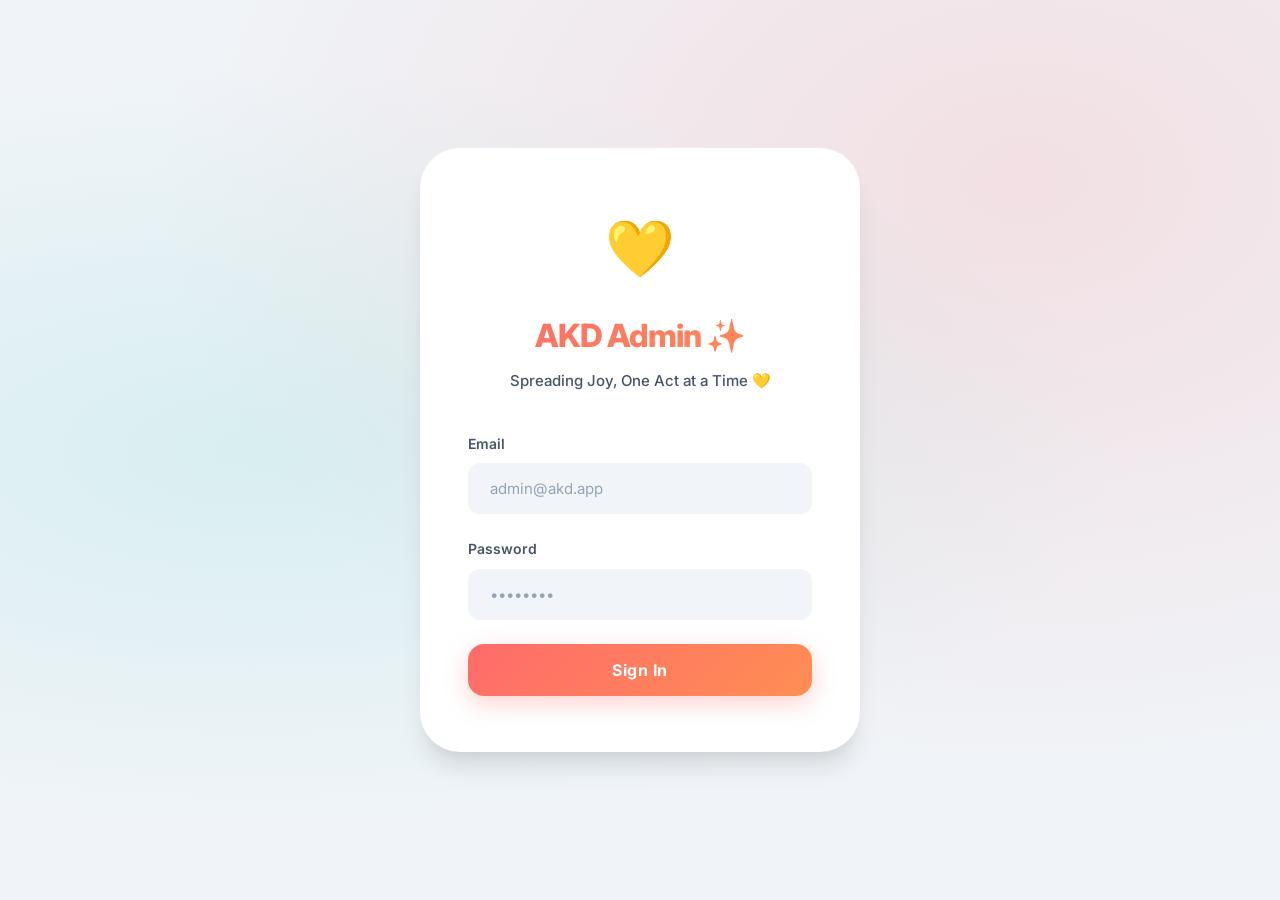
<file: admin/index.html>
<!DOCTYPE html>
<html lang="en">

<head>
    <meta charset="UTF-8">
    <meta name="viewport" content="width=device-width, initial-scale=1.0">
    <title>AKD Admin Panel — Acts of Kindness Daily</title>
    <meta name="description"
        content="Admin panel for the AKD kindness app — manage quests, moderate proofs, view analytics.">
    <link href="https://fonts.googleapis.com/css2?family=Inter:wght@300;400;500;600;700&display=swap" rel="stylesheet">
    <link rel="stylesheet" href="styles.css?v=2">
</head>

<body>
    <!-- Login Screen -->
    <div id="login-screen" class="screen active">
        <div class="login-container">
            <div class="login-logo">
                <div class="logo-icon">💛</div>
                <h1>AKD Admin ✨</h1>
                <p class="subtitle">Spreading Joy, One Act at a Time 💛</p>
            </div>
            <form id="login-form" class="login-form">
                <div class="form-group">
                    <label for="login-email">Email</label>
                    <input type="email" id="login-email" placeholder="admin@akd.app" required>
                </div>
                <div class="form-group">
                    <label for="login-password">Password</label>
                    <input type="password" id="login-password" placeholder="••••••••" required>
                </div>
                <button type="submit" class="btn btn-primary btn-full" id="login-btn">Sign In</button>
                <p id="login-error" class="error-text" style="display:none;"></p>
            </form>
        </div>
    </div>

    <!-- Main App Shell -->
    <div id="app-shell" class="screen" style="display:none;">
        <!-- Sidebar -->
        <aside class="sidebar" id="sidebar">
            <div class="sidebar-header">
                <div class="logo-icon small">💛</div>
                <span class="sidebar-title">AKD Admin 🌟</span>
            </div>
            <nav class="sidebar-nav">
                <a href="#" class="nav-item active" data-page="dashboard" id="nav-dashboard">
                    <span class="nav-icon">📊</span>
                    <span class="nav-label">Dashboard</span>
                </a>
                <a href="#" class="nav-item" data-page="quests" id="nav-quests">
                    <span class="nav-icon">⭐</span>
                    <span class="nav-label">Quests</span>
                </a>
                <a href="#" class="nav-item" data-page="challenges" id="nav-challenges">
                    <span class="nav-icon">🛡️</span>
                    <span class="nav-label">Challenges</span>
                </a>
                <a href="#" class="nav-item" data-page="moderation" id="nav-moderation">
                    <span class="nav-icon">🔍</span>
                    <span class="nav-label">Moderation</span>
                    <span class="nav-badge" id="pending-badge" style="display:none;">0</span>
                </a>
                <a href="#" class="nav-item" data-page="users" id="nav-users">
                    <span class="nav-icon">👥</span>
                    <span class="nav-label">Users</span>
                </a>
                <a href="#" class="nav-item" data-page="audit" id="nav-audit">
                    <span class="nav-icon">📜</span>
                    <span class="nav-label">Audit Log</span>
                </a>
            </nav>
            <div class="sidebar-footer">
                <div class="admin-info" id="admin-info">
                    <div class="admin-avatar">👤</div>
                    <span class="admin-name" id="admin-name">Admin</span>
                </div>
                <button class="btn btn-ghost btn-sm" id="logout-btn">Logout</button>
            </div>
        </aside>

        <!-- Main Content -->
        <main class="main-content" id="main-content">
            <!-- Dashboard Page -->
            <div class="page active" id="page-dashboard">
                <div class="page-header">
                    <h2>Dashboard</h2>
                    <p class="page-subtitle">Welcome back, Kindness Ambassador! Let's spread some joy today. 🎈</p>
                </div>
                <div class="stats-grid" id="stats-grid">
                    <div class="stat-card gradient-1">
                        <div class="stat-icon">👥</div>
                        <div class="stat-info">
                            <span class="stat-value" id="stat-users">—</span>
                            <span class="stat-label">Total Users</span>
                        </div>
                    </div>
                    <div class="stat-card gradient-2">
                        <div class="stat-icon">⭐</div>
                        <div class="stat-info">
                            <span class="stat-value" id="stat-quests">—</span>
                            <span class="stat-label">Quests Completed</span>
                        </div>
                    </div>
                    <div class="stat-card gradient-3">
                        <div class="stat-icon">🏆</div>
                        <div class="stat-info">
                            <span class="stat-value" id="stat-challenges">—</span>
                            <span class="stat-label">Challenges Done</span>
                        </div>
                    </div>
                    <div class="stat-card gradient-4">
                        <div class="stat-icon">🔍</div>
                        <div class="stat-info">
                            <span class="stat-value" id="stat-pending">—</span>
                            <span class="stat-label">Pending Proofs</span>
                        </div>
                    </div>
                    <div class="stat-card gradient-5">
                        <div class="stat-icon">💎</div>
                        <div class="stat-info">
                            <span class="stat-value" id="stat-points">—</span>
                            <span class="stat-label">Points Earned</span>
                        </div>
                    </div>
                    <div class="stat-card gradient-6">
                        <div class="stat-icon">💠</div>
                        <div class="stat-info">
                            <span class="stat-value" id="stat-gems">—</span>
                            <span class="stat-label">Gems Earned</span>
                        </div>
                    </div>
                </div>
            </div>

            <!-- Quests Page -->
            <div class="page" id="page-quests" style="display:none;">
                <div class="page-header">
                    <h2>Quest Management 🗺️</h2>
                    <button class="btn btn-primary" id="add-quest-btn">+ New Quest</button>
                </div>
                <div class="table-container">
                    <table class="data-table" id="quests-table">
                        <thead>
                            <tr>
                                <th>Title</th>
                                <th>Category</th>
                                <th>Difficulty</th>
                                <th>Reward</th>
                                <th>Active</th>
                                <th>Actions</th>
                            </tr>
                        </thead>
                        <tbody id="quests-tbody"></tbody>
                    </table>
                </div>
            </div>

            <!-- Challenges Page -->
            <div class="page" id="page-challenges" style="display:none;">
                <div class="page-header">
                    <h2>Hard Challenges 🔥</h2>
                    <button class="btn btn-primary" id="add-challenge-btn">+ New Hard Challenge</button>
                </div>
                <div class="table-container">
                    <table class="data-table" id="challenges-table">
                        <thead>
                            <tr>
                                <th>Title</th>
                                <th>Category</th>
                                <th>Difficulty</th>
                                <th>Reward</th>
                                <th>Active</th>
                                <th>Actions</th>
                            </tr>
                        </thead>
                        <tbody id="challenges-tbody"></tbody>
                    </table>
                </div>
            </div>

            <!-- Moderation Page -->
            <div class="page" id="page-moderation" style="display:none;">
                <div class="page-header">
                    <h2>Moderation Queue 🕵️</h2>
                    <p class="page-subtitle">Review kindness proofs and make someone's day! 📸</p>
                </div>
                <div class="moderation-grid" id="moderation-grid">
                    <p class="empty-state">Loading proofs...</p>
                </div>
            </div>

            <!-- Users Page -->
            <div class="page" id="page-users" style="display:none;">
                <div class="page-header">
                    <h2>User Management 🌍</h2>
                    <div class="search-bar">
                        <input type="text" id="user-search" placeholder="Search users...">
                    </div>
                </div>
                <div class="table-container">
                    <table class="data-table" id="users-table">
                        <thead>
                            <tr>
                                <th>Name</th>
                                <th>Email</th>
                                <th>Points</th>
                                <th>Gems</th>
                                <th>Status</th>
                                <th>Joined</th>
                                <th>Actions</th>
                            </tr>
                        </thead>
                        <tbody id="users-tbody"></tbody>
                    </table>
                </div>
                <div class="pagination" id="users-pagination"></div>
            </div>

            <!-- Audit Log Page -->
            <div class="page" id="page-audit" style="display:none;">
                <div class="page-header">
                    <h2>Audit Log</h2>
                    <p class="page-subtitle">Record of all admin actions</p>
                </div>
                <div class="table-container">
                    <table class="data-table" id="audit-table">
                        <thead>
                            <tr>
                                <th>Time</th>
                                <th>Actor</th>
                                <th>Action</th>
                                <th>Target</th>
                                <th>Details</th>
                            </tr>
                        </thead>
                        <tbody id="audit-tbody"></tbody>
                    </table>
                </div>
            </div>
        </main>
    </div>

    <!-- Quest Modal -->
    <div class="modal-overlay" id="quest-modal" style="display:none;">
        <div class="modal">
            <div class="modal-header">
                <h3 id="quest-modal-title">New Quest</h3>
                <button class="modal-close" id="quest-modal-close">&times;</button>
            </div>
            <form id="quest-form" class="modal-body">
                <input type="hidden" id="quest-edit-id">
                <div class="form-group">
                    <label for="quest-title">Title</label>
                    <input type="text" id="quest-title" required placeholder="e.g. Help a Neighbor">
                </div>
                <div class="form-group">
                    <label for="quest-description">Description</label>
                    <textarea id="quest-description" rows="3" required
                        placeholder="Describe the act of kindness..."></textarea>
                </div>
                <div class="form-row">
                    <div class="form-group">
                        <label for="quest-category">Category</label>
                        <select id="quest-category">
                            <option value="community">Community</option>
                            <option value="environment">Environment</option>
                            <option value="self-care">Self-Care</option>
                        </select>
                    </div>
                    <div class="form-group">
                        <label for="quest-difficulty">Difficulty</label>
                        <select id="quest-difficulty">
                            <option value="easy">Easy</option>
                            <option value="medium">Medium</option>
                        </select>
                    </div>
                    <div class="form-group">
                        <label for="quest-reward">Reward Points</label>
                        <input type="number" id="quest-reward" value="10" min="1" max="100">
                    </div>
                </div>
                <div class="modal-actions">
                    <button type="button" class="btn btn-ghost" id="quest-cancel-btn">Cancel</button>
                    <button type="submit" class="btn btn-primary" id="quest-save-btn">Save Quest</button>
                </div>
            </form>
        </div>
    </div>

    <!-- Challenge Modal (Hard Quests) -->
    <div class="modal-overlay" id="challenge-modal" style="display:none;">
        <div class="modal">
            <div class="modal-header">
                <h3 id="challenge-modal-title">New Hard Challenge</h3>
                <button class="modal-close" id="challenge-modal-close">&times;</button>
            </div>
            <form id="challenge-form" class="modal-body">
                <input type="hidden" id="challenge-edit-id">
                <div class="form-group">
                    <label for="challenge-title">Title</label>
                    <input type="text" id="challenge-title" required placeholder="e.g. Clean up a park">
                </div>
                <div class="form-group">
                    <label for="challenge-description">Description</label>
                    <textarea id="challenge-description" rows="3" required
                        placeholder="Describe this hard challenge..."></textarea>
                </div>
                <div class="form-row">
                    <div class="form-group">
                        <label for="challenge-category">Category</label>
                        <select id="challenge-category">
                            <option value="community">Community</option>
                            <option value="environment">Environment</option>
                            <option value="self-care">Self-Care</option>
                        </select>
                    </div>
                    <!-- Difficulty is hidden and forced to "hard" for challenges -->
                    <input type="hidden" id="challenge-difficulty" value="hard">

                    <div class="form-group">
                        <label for="challenge-reward">Reward Gems</label>
                        <input type="number" id="challenge-reward" value="5" min="1" max="1000">
                    </div>
                </div>
                <div class="modal-actions">
                    <button type="button" class="btn btn-ghost" id="challenge-cancel-btn">Cancel</button>
                    <button type="submit" class="btn btn-primary" id="challenge-save-btn">Save Challenge</button>
                </div>
            </form>
        </div>
    </div>

    <!-- Balance Modal -->
    <div class="modal-overlay" id="balance-modal" style="display:none;">
        <div class="modal">
            <div class="modal-header">
                <h3>Modify Balances</h3>
                <button class="modal-close"
                    onclick="document.getElementById('balance-modal').style.display='none'">&times;</button>
            </div>
            <form id="balance-form" class="modal-body">
                <input type="hidden" id="balance-user-id">
                <div class="form-group">
                    <label for="balance-points-delta">Add/Remove Points (+/-)</label>
                    <input type="number" id="balance-points-delta" value="0" required>
                </div>
                <div class="form-group">
                    <label for="balance-gems-delta">Add/Remove Gems (+/-)</label>
                    <input type="number" id="balance-gems-delta" value="0" required>
                </div>
                <div class="modal-actions">
                    <button type="button" class="btn btn-ghost"
                        onclick="document.getElementById('balance-modal').style.display='none'">Cancel</button>
                    <button type="submit" class="btn btn-primary">Save Balances</button>
                </div>
            </form>
        </div>
    </div>

    <script src="app.js"></script>
</body>

</html>
</file>
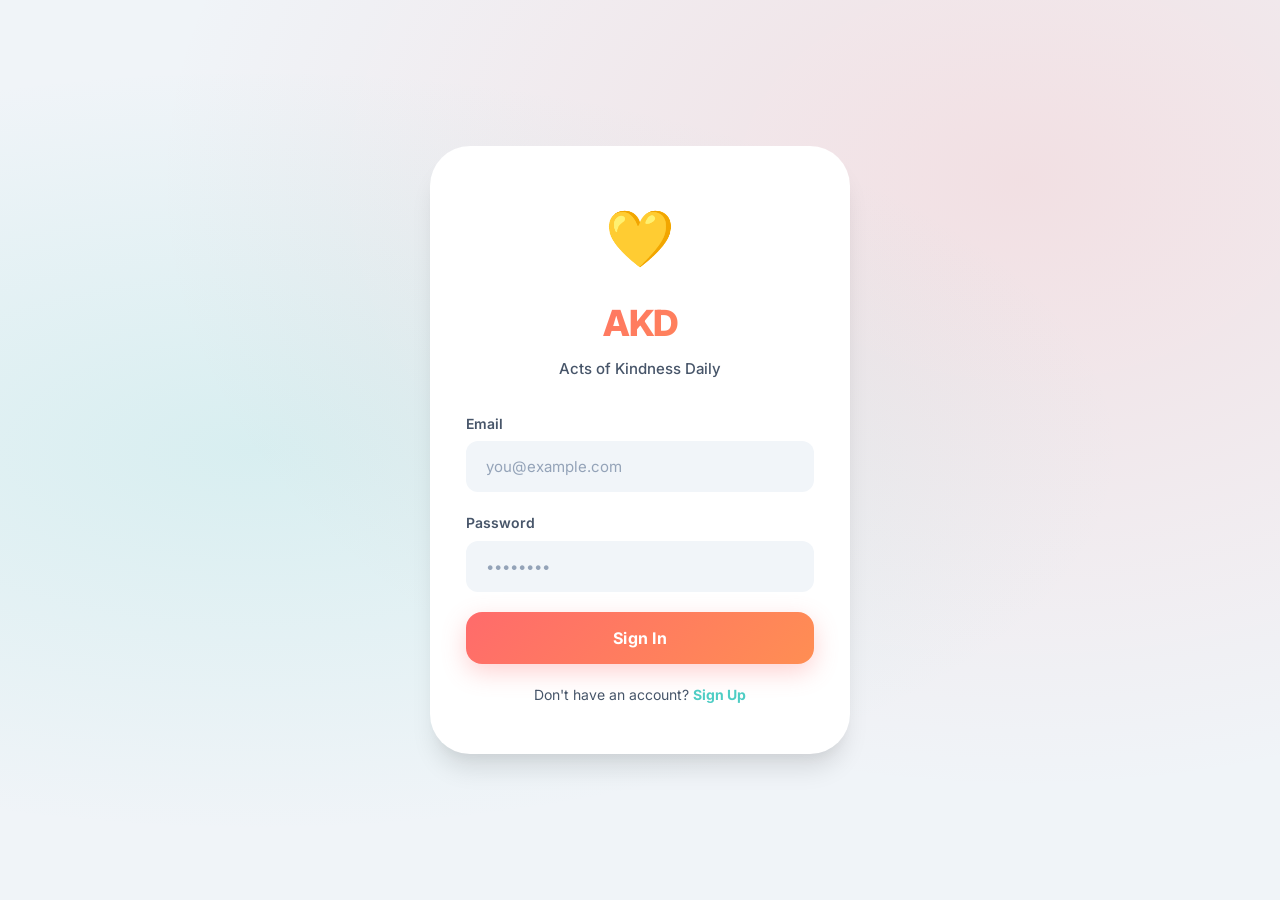
<file: frontend/index.html>
<!DOCTYPE html>
<html lang="en">

<head>
    <meta charset="UTF-8">
    <meta name="viewport" content="width=device-width, initial-scale=1.0">
    <title>AKD — Acts of Kindness Daily</title>
    <meta name="description" content="Spread kindness every day — complete quests, challenge friends, earn rewards!">
    <link href="https://fonts.googleapis.com/css2?family=Inter:wght@300;400;500;600;700;800&display=swap"
        rel="stylesheet">
    <link rel="stylesheet" href="styles.css">
</head>

<body>

    <!-- ══════ Auth Screen ══════ -->
    <div id="auth-screen" class="screen active">
        <div class="auth-container">
            <div class="auth-logo">
                <div class="logo-icon">💛</div>
                <h1>AKD</h1>
                <p class="subtitle">Acts of Kindness Daily</p>
            </div>

            <!-- Login Form -->
            <form id="login-form" class="auth-form">
                <div class="form-group">
                    <label for="login-email">Email</label>
                    <input type="email" id="login-email" placeholder="you@example.com" required>
                </div>
                <div class="form-group">
                    <label for="login-password">Password</label>
                    <input type="password" id="login-password" placeholder="••••••••" required>
                </div>
                <button type="submit" class="btn btn-primary btn-full" id="login-btn">Sign In</button>
                <p id="login-error" class="error-text" style="display:none;"></p>
                <p class="auth-switch">Don't have an account? <a href="#" id="show-signup">Sign Up</a></p>
            </form>

            <!-- Signup Form -->
            <form id="signup-form" class="auth-form" style="display:none;">
                <div class="form-group">
                    <label for="signup-name">Display Name</label>
                    <input type="text" id="signup-name" placeholder="Your name" required>
                </div>
                <div class="form-group">
                    <label for="signup-email">Email</label>
                    <input type="email" id="signup-email" placeholder="you@example.com" required>
                </div>
                <div class="form-group">
                    <label for="signup-password">Password</label>
                    <input type="password" id="signup-password" placeholder="••••••••" minlength="6" required>
                </div>
                <button type="submit" class="btn btn-primary btn-full" id="signup-btn">Create Account</button>
                <p id="signup-error" class="error-text" style="display:none;"></p>
                <p class="auth-switch">Already have an account? <a href="#" id="show-login">Sign In</a></p>
            </form>
        </div>
    </div>

    <!-- ══════ Main App ══════ -->
    <div id="app" class="screen" style="display:none;">

        <!-- Top Header -->
        <header class="top-bar">
            <div class="top-bar-left">
                <span class="top-logo">💛 AKD</span>
            </div>
            <div class="top-bar-right">
                <span class="currency" id="header-points">⭐ 0</span>
                <span class="currency" id="header-gems">💎 0</span>
            </div>
        </header>

        <!-- Page Container -->
        <main class="page-container">

            <!-- Dashboard Page -->
            <div class="page active" id="page-dashboard">
                <div class="page-title">
                    <h2>Today's Quests</h2>
                    <p class="greeting" id="greeting">Good morning! Let's be kind today.</p>
                </div>
                <div class="quests-list" id="quests-list">
                    <div class="empty-state">Loading your quests...</div>
                </div>
            </div>

            <!-- Challenges Page -->
            <div class="page" id="page-challenges" style="display:none;">
                <div class="page-title">
                    <h2>Challenges</h2>
                </div>

                <!-- Start a new challenge -->
                <div class="section-card" id="start-challenge-section">
                    <h3>Start a Hard Challenge</h3>
                    <p class="section-desc">Pick a challenge and earn gems! Costs <strong>10 points</strong> to start.</p>
                    <div class="challenge-pick-list" id="challenge-pick-list"></div>
                </div>

                <!-- Active challenge -->
                <div class="section-card" id="active-challenge-section" style="display:none;">
                    <h3>Your Active Challenge</h3>
                    <div id="active-challenge-content"></div>
                </div>

                <!-- Received from friends -->
                <div class="section-card">
                    <h3>From Friends</h3>
                    <div id="received-challenges-list">
                        <p class="empty-hint">No challenges from friends yet.</p>
                    </div>
                </div>

                <!-- Past challenges -->
                <div class="section-card">
                    <h3>Past Challenges</h3>
                    <div id="past-challenges-list">
                        <p class="empty-hint">Nothing here yet.</p>
                    </div>
                </div>
            </div>

            <!-- Friends Page -->
            <div class="page" id="page-friends" style="display:none;">
                <div class="page-title">
                    <h2>Friends</h2>
                </div>

                <!-- Send request -->
                <div class="section-card">
                    <h3>Add Friend</h3>
                    <form id="friend-request-form" class="inline-form">
                        <input type="email" id="friend-email" placeholder="friend@example.com" required>
                        <button type="submit" class="btn btn-primary btn-sm">Send Request</button>
                    </form>
                </div>

                <!-- Pending requests -->
                <div class="section-card">
                    <h3>Pending Requests</h3>
                    <div id="pending-requests-list">
                        <p class="empty-hint">No pending requests.</p>
                    </div>
                </div>

                <!-- Friend list -->
                <div class="section-card">
                    <h3>My Friends</h3>
                    <div id="friends-list">
                        <p class="empty-hint">Add some friends to get started!</p>
                    </div>
                </div>
            </div>

            <!-- Shop Page -->
            <div class="page" id="page-shop" style="display:none;">
                <div class="page-title">
                    <h2>Shop</h2>
                    <p class="balance-display">Your gems: <strong id="shop-gems">0</strong> 💎</p>
                </div>
                <div class="shop-grid" id="shop-grid">
                    <div class="empty-state">Loading shop...</div>
                </div>

                <div class="section-card" style="margin-top:24px;">
                    <h3>My Inventory</h3>
                    <div class="shop-grid" id="inventory-grid">
                        <p class="empty-hint">No items yet. Buy some from the shop!</p>
                    </div>
                </div>
            </div>

            <!-- Leaderboard Page -->
            <div class="page" id="page-leaderboard" style="display:none;">
                <div class="page-title">
                    <h2>Leaderboard</h2>
                </div>
                <div class="tab-bar">
                    <button class="tab active" data-tab="points" id="tab-points">⭐ Points</button>
                    <button class="tab" data-tab="gems" id="tab-gems">💎 Gems</button>
                </div>
                <div class="leaderboard-list" id="leaderboard-list">
                    <div class="empty-state">Loading...</div>
                </div>
            </div>

            <!-- Profile Page -->
            <div class="page" id="page-profile" style="display:none;">
                <div class="page-title">
                    <h2>Profile</h2>
                </div>
                <div class="section-card">
                    <div class="profile-header" id="profile-header">
                        <div class="profile-avatar">👤</div>
                        <div class="profile-info">
                            <h3 id="profile-name">—</h3>
                            <p id="profile-email" class="text-muted">—</p>
                        </div>
                    </div>
                    <div class="profile-stats">
                        <div class="profile-stat">
                            <span class="profile-stat-value" id="profile-points">0</span>
                            <span class="profile-stat-label">Points</span>
                        </div>
                        <div class="profile-stat">
                            <span class="profile-stat-value" id="profile-gems">0</span>
                            <span class="profile-stat-label">Gems</span>
                        </div>
                    </div>
                </div>

                <div class="section-card">
                    <h3>Edit Profile</h3>
                    <form id="profile-form">
                        <div class="form-group">
                            <label for="edit-display-name">Display Name</label>
                            <input type="text" id="edit-display-name" required>
                        </div>
                        <button type="submit" class="btn btn-primary btn-sm">Save</button>
                    </form>
                </div>

                <button class="btn btn-ghost btn-full" id="logout-btn" style="margin-top:16px;">Log Out</button>
            </div>

        </main>

        <!-- Bottom Navigation -->
        <nav class="bottom-nav">
            <a href="#" class="nav-tab active" data-page="dashboard">
                <span class="nav-tab-icon">⭐</span>
                <span class="nav-tab-label">Quests</span>
            </a>
            <a href="#" class="nav-tab" data-page="challenges">
                <span class="nav-tab-icon">🔥</span>
                <span class="nav-tab-label">Challenges</span>
            </a>
            <a href="#" class="nav-tab" data-page="friends">
                <span class="nav-tab-icon">👥</span>
                <span class="nav-tab-label">Friends</span>
            </a>
            <a href="#" class="nav-tab" data-page="shop">
                <span class="nav-tab-icon">🛍️</span>
                <span class="nav-tab-label">Shop</span>
            </a>
            <a href="#" class="nav-tab" data-page="leaderboard">
                <span class="nav-tab-icon">🏆</span>
                <span class="nav-tab-label">Ranks</span>
            </a>
            <a href="#" class="nav-tab" data-page="profile">
                <span class="nav-tab-icon">👤</span>
                <span class="nav-tab-label">Profile</span>
            </a>
        </nav>
    </div>

    <!-- Proof Upload Modal -->
    <div class="modal-overlay" id="proof-modal" style="display:none;">
        <div class="modal">
            <div class="modal-header">
                <h3 id="proof-modal-title">Submit Proof</h3>
                <button class="modal-close" id="proof-modal-close">&times;</button>
            </div>
            <form id="proof-form" class="modal-body">
                <input type="hidden" id="proof-target-id">
                <input type="hidden" id="proof-target-type">
                <div class="form-group">
                    <label for="proof-file">Photo Proof</label>
                    <input type="file" id="proof-file" accept="image/*" required>
                </div>
                <div class="modal-actions">
                    <button type="button" class="btn btn-ghost" id="proof-cancel-btn">Cancel</button>
                    <button type="submit" class="btn btn-primary" id="proof-submit-btn">Upload</button>
                </div>
            </form>
        </div>
    </div>

    <!-- Challenge Send Modal -->
    <div class="modal-overlay" id="send-challenge-modal" style="display:none;">
        <div class="modal">
            <div class="modal-header">
                <h3>Send Challenge to Friend</h3>
                <button class="modal-close" id="send-challenge-close">&times;</button>
            </div>
            <div class="modal-body">
                <input type="hidden" id="send-challenge-quest-id">
                <div class="form-group">
                    <label>Choose a friend:</label>
                    <div id="send-challenge-friends-list" class="friend-pick-list"></div>
                </div>
                <div class="modal-actions">
                    <button class="btn btn-ghost" id="send-challenge-cancel">Cancel</button>
                </div>
            </div>
        </div>
    </div>

    <script src="app.js"></script>
</body>

</html>
</file>
<file: admin/styles.css>
/* ═══════════════════════════════════════════════
   AKD Admin Panel — Playful Bright Theme
   ═══════════════════════════════════════════════ */

:root {
    /* Playful Colors */
    --bg-primary: #F0F4F8;
    /* Soft blueish-gray background */
    --bg-secondary: #E2E8F0;
    --bg-card: #FFFFFF;
    --bg-card-hover: #F8FAFC;
    --bg-input: #F1F5F9;
    --bg-sidebar: #FFFFFF;

    --text-primary: #1E293B;
    /* Darker navy for legibility */
    --text-secondary: #475569;
    --text-muted: #94A3B8;

    --accent-primary: #FF6B6B;
    /* Coral */
    --accent-secondary: #4ECDC4;
    /* Teal */
    --accent-success: #2ECC71;
    /* Green */
    --accent-danger: #FF6B6B;
    /* Coral Red */
    --accent-warning: #FDCB6E;
    /* Yellow */
    --accent-info: #48DBFB;
    /* Light Blue */
    --accent-purple: #9B59B6;
    /* Purple for variety */
    --accent-dark: #2C3E50;

    --gradient-1: linear-gradient(135deg, #FF6B6B, #FF8E53);
    --gradient-2: linear-gradient(135deg, #4ECDC4, #55E6C1);
    --gradient-3: linear-gradient(135deg, #2ECC71, #26DE81);
    --gradient-4: linear-gradient(135deg, #48DBFB, #0ABDE3);
    --gradient-5: linear-gradient(135deg, #FDCB6E, #FFEAA7);
    --gradient-6: linear-gradient(135deg, #9B59B6, #D980FA);

    --border: #E2E8F0;
    --border-light: #F1F5F9;

    /* Big soft "Candy" Shadows */
    --shadow-sm: 0 4px 6px -1px rgba(0, 0, 0, 0.05);
    --shadow-md: 0 10px 15px -3px rgba(0, 0, 0, 0.08), 0 4px 6px -2px rgba(0, 0, 0, 0.04);
    --shadow-lg: 0 20px 25px -5px rgba(0, 0, 0, 0.1), 0 10px 10px -5px rgba(0, 0, 0, 0.04);
    --shadow-glow-main: 0 8px 25px rgba(255, 107, 107, 0.3);
    --shadow-glow-teal: 0 8px 25px rgba(78, 205, 196, 0.3);

    /* Super rounded fluffy corners */
    --radius-sm: 12px;
    --radius-md: 20px;
    --radius-lg: 28px;
    --radius-xl: 40px;

    --sidebar-width: 280px;
    --transition-bounce: all 0.4s cubic-bezier(0.34, 1.56, 0.64, 1);
    /* Bouncy interpolation */
    --transition-smooth: all 0.3s ease;
}

* {
    margin: 0;
    padding: 0;
    box-sizing: border-box;
}

body {
    font-family: 'Inter', -apple-system, BlinkMacSystemFont, 'Segoe UI', Roboto, sans-serif;
    background-color: var(--bg-primary);
    background-image:
        radial-gradient(circle at 10% 20%, rgba(255, 107, 107, 0.05) 0%, transparent 40%),
        radial-gradient(circle at 90% 80%, rgba(78, 205, 196, 0.05) 0%, transparent 40%);
    color: var(--text-primary);
    line-height: 1.6;
    overflow-x: hidden;
    /* Soft pattern overlay */
}

/* ── Scrollbar ───────────────────────────────── */
::-webkit-scrollbar {
    width: 8px;
    height: 8px;
}

::-webkit-scrollbar-track {
    background: var(--bg-primary);
}

::-webkit-scrollbar-thumb {
    background: #CBD5E1;
    border-radius: 10px;
}

::-webkit-scrollbar-thumb:hover {
    background: #94A3B8;
}

/* ── Login Screen ────────────────────────────── */
#login-screen {
    display: flex;
    align-items: center;
    justify-content: center;
    min-height: 100vh;
    background: var(--bg-primary);
    background-image:
        radial-gradient(ellipse at 20% 50%, rgba(78, 205, 196, 0.15) 0%, transparent 60%),
        radial-gradient(ellipse at 80% 20%, rgba(255, 107, 107, 0.15) 0%, transparent 60%);
}

.login-container {
    width: 100%;
    max-width: 440px;
    padding: 56px 48px;
    background: var(--bg-card);
    border-radius: var(--radius-xl);
    border: none;
    box-shadow: var(--shadow-lg);
    animation: bounceInUp 0.8s cubic-bezier(0.34, 1.56, 0.64, 1);
}

@keyframes bounceInUp {
    0% {
        opacity: 0;
        transform: translateY(50px) scale(0.9);
    }

    70% {
        transform: translateY(-10px) scale(1.02);
    }

    100% {
        opacity: 1;
        transform: translateY(0) scale(1);
    }
}

.login-logo {
    text-align: center;
    margin-bottom: 40px;
}

.logo-icon {
    font-size: 56px;
    margin-bottom: 16px;
    display: inline-block;
    animation: float 3s ease-in-out infinite;
}

.logo-icon.small {
    font-size: 32px;
    animation: none;
}

@keyframes float {

    0%,
    100% {
        transform: translateY(0) rotate(0deg);
    }

    50% {
        transform: translateY(-10px) rotate(5deg);
    }
}

.login-logo h1 {
    font-size: 32px;
    font-weight: 800;
    letter-spacing: -1px;
    background: var(--gradient-1);
    -webkit-background-clip: text;
    -webkit-text-fill-color: transparent;
    background-clip: text;
}

.subtitle {
    color: var(--text-secondary);
    font-size: 15px;
    margin-top: 8px;
    font-weight: 500;
}

/* ── Forms ────────────────────────────────────── */
.form-group {
    margin-bottom: 24px;
    flex: 1;
}

.form-group label {
    display: block;
    font-size: 14px;
    font-weight: 600;
    color: var(--text-secondary);
    margin-bottom: 8px;
}

.form-group input,
.form-group select,
.form-group textarea {
    width: 100%;
    padding: 14px 20px;
    background: var(--bg-input);
    border: 2px solid transparent;
    border-radius: var(--radius-sm);
    color: var(--text-primary);
    font-size: 15px;
    font-family: inherit;
    font-weight: 500;
    transition: var(--transition-bounce);
}

.form-group input:focus,
.form-group select:focus,
.form-group textarea:focus {
    outline: none;
    background: #fff;
    border-color: var(--accent-secondary);
    box-shadow: 0 0 0 4px rgba(78, 205, 196, 0.15);
    transform: translateY(-2px);
}

.form-group input::placeholder,
.form-group textarea::placeholder {
    color: var(--text-muted);
    font-weight: 400;
}

.form-row {
    display: flex;
    gap: 20px;
}

.error-text {
    color: var(--accent-danger);
    font-size: 14px;
    font-weight: 600;
    margin-top: 16px;
    text-align: center;
    background: rgba(255, 107, 107, 0.1);
    padding: 10px;
    border-radius: var(--radius-sm);
}

/* ── Buttons ─────────────────────────────────── */
.btn {
    display: inline-flex;
    align-items: center;
    justify-content: center;
    gap: 10px;
    padding: 12px 24px;
    border: none;
    border-radius: var(--radius-sm);
    font-size: 15px;
    font-weight: 700;
    font-family: inherit;
    cursor: pointer;
    transition: var(--transition-bounce);
    text-decoration: none;
    letter-spacing: 0.5px;
}

.btn:hover {
    transform: translateY(-3px) scale(1.02);
}

.btn:active {
    transform: translateY(1px) scale(0.98);
}

.btn-primary {
    background: var(--gradient-1);
    color: #fff;
    box-shadow: var(--shadow-glow-main);
}

.btn-primary:hover {
    box-shadow: 0 12px 30px rgba(255, 107, 107, 0.4);
}

.btn-success {
    background: var(--gradient-3);
    color: #fff;
    box-shadow: 0 8px 25px rgba(46, 204, 113, 0.3);
}

.btn-danger {
    background: var(--accent-danger);
    color: #fff;
}

.btn-ghost {
    background: var(--bg-input);
    color: var(--text-primary);
    border: 2px solid transparent;
}

.btn-ghost:hover {
    background: var(--bg-card);
    border-color: var(--border);
    box-shadow: var(--shadow-sm);
}

.btn-sm {
    padding: 8px 16px;
    font-size: 13px;
    border-radius: 10px;
}

.btn-full {
    width: 100%;
    padding: 16px 24px;
    font-size: 16px;
    border-radius: 16px;
}

/* ── App Shell ───────────────────────────────── */
#app-shell {
    display: flex;
    min-height: 100vh;
}

/* ── Sidebar ─────────────────────────────────── */
.sidebar {
    width: var(--sidebar-width);
    background: var(--bg-sidebar);
    border-right: none;
    box-shadow: 4px 0 20px rgba(0, 0, 0, 0.03);
    display: flex;
    flex-direction: column;
    position: fixed;
    top: 0;
    left: 0;
    bottom: 0;
    z-index: 100;
}

.sidebar-header {
    display: flex;
    align-items: center;
    gap: 16px;
    padding: 32px 24px;
}

.sidebar-title {
    font-size: 22px;
    font-weight: 800;
    letter-spacing: -0.5px;
    background: var(--gradient-1);
    -webkit-background-clip: text;
    -webkit-text-fill-color: transparent;
    background-clip: text;
}

.sidebar-nav {
    flex: 1;
    padding: 16px 20px;
    display: flex;
    flex-direction: column;
    gap: 8px;
}

.nav-item {
    display: flex;
    align-items: center;
    gap: 14px;
    padding: 14px 20px;
    border-radius: var(--radius-md);
    color: var(--text-secondary);
    text-decoration: none;
    font-weight: 600;
    transition: var(--transition-bounce);
    position: relative;
    overflow: hidden;
}

.nav-item::before {
    content: '';
    position: absolute;
    top: 0;
    left: 0;
    right: 0;
    bottom: 0;
    background: var(--gradient-2);
    opacity: 0;
    transition: var(--transition-smooth);
    z-index: 0;
}

.nav-item:hover::before {
    opacity: 0.05;
}

.nav-item:hover {
    transform: translateX(4px);
    color: var(--text-primary);
}

.nav-item.active {
    color: #fff;
    box-shadow: var(--shadow-glow-teal);
    transform: scale(1.02);
}

.nav-item.active::before {
    opacity: 1;
}

.nav-icon {
    font-size: 20px;
    position: relative;
    z-index: 1;
}

.nav-label {
    font-size: 15px;
    position: relative;
    z-index: 1;
}

.nav-badge {
    margin-left: auto;
    background: var(--accent-danger);
    color: #fff;
    font-size: 12px;
    font-weight: 700;
    padding: 2px 10px;
    border-radius: 20px;
    min-width: 24px;
    text-align: center;
    position: relative;
    z-index: 1;
    box-shadow: 0 4px 10px rgba(255, 107, 107, 0.4);
    animation: pulse-badge 2s infinite;
}

@keyframes pulse-badge {
    0% {
        transform: scale(1);
    }

    50% {
        transform: scale(1.1);
    }

    100% {
        transform: scale(1);
    }
}

.sidebar-footer {
    padding: 24px;
    border-top: 1px solid var(--border);
    display: flex;
    align-items: center;
    justify-content: space-between;
}

.admin-info {
    display: flex;
    align-items: center;
    gap: 12px;
}

.admin-avatar {
    width: 40px;
    height: 40px;
    border-radius: 50%;
    background: var(--gradient-4);
    color: white;
    display: flex;
    align-items: center;
    justify-content: center;
    font-size: 18px;
    box-shadow: 0 4px 10px rgba(72, 219, 251, 0.3);
}

.admin-name {
    font-size: 14px;
    font-weight: 700;
    color: var(--text-primary);
}

/* ── Main Content ────────────────────────────── */
.main-content {
    flex: 1;
    margin-left: var(--sidebar-width);
    padding: 40px 56px;
    min-height: 100vh;
}

.page-header {
    display: flex;
    align-items: flex-end;
    justify-content: space-between;
    margin-bottom: 40px;
    background: var(--bg-card);
    padding: 32px 40px;
    border-radius: var(--radius-lg);
    box-shadow: var(--shadow-sm);
    animation: fadeInDown 0.6s ease-out;
}

@keyframes fadeInDown {
    from {
        opacity: 0;
        transform: translateY(-20px);
    }

    to {
        opacity: 1;
        transform: translateY(0);
    }
}

.page-header h2 {
    font-size: 36px;
    font-weight: 800;
    letter-spacing: -1px;
    color: var(--accent-dark);
}

.page-subtitle {
    color: var(--text-secondary);
    font-size: 16px;
    margin-top: 8px;
    font-weight: 500;
}

/* ── Stats Grid ──────────────────────────────── */
.stats-grid {
    display: grid;
    grid-template-columns: repeat(auto-fill, minmax(280px, 1fr));
    gap: 24px;
    margin-bottom: 48px;
}

.stat-card {
    padding: 32px 24px;
    border-radius: var(--radius-xl);
    display: flex;
    align-items: center;
    gap: 24px;
    position: relative;
    overflow: hidden;
    cursor: default;
    transition: var(--transition-bounce);
    background: var(--bg-card);
    box-shadow: var(--shadow-md);
    z-index: 1;
}

.stat-card::after {
    content: '';
    position: absolute;
    top: -50px;
    right: -20px;
    width: 120px;
    height: 120px;
    border-radius: 50%;
    opacity: 0.1;
    z-index: -1;
    transition: var(--transition-smooth);
}

.stat-card.gradient-1::after {
    background: var(--gradient-1);
}

.stat-card.gradient-2::after {
    background: var(--gradient-2);
}

.stat-card.gradient-3::after {
    background: var(--gradient-3);
}

.stat-card.gradient-4::after {
    background: var(--gradient-4);
}

.stat-card.gradient-5::after {
    background: var(--gradient-5);
}

.stat-card.gradient-6::after {
    background: var(--gradient-6);
}

.stat-card:hover {
    transform: translateY(-8px) rotate(1deg);
    box-shadow: var(--shadow-lg);
}

.stat-card:hover::after {
    transform: scale(2);
    opacity: 0.15;
}

.stat-icon {
    font-size: 42px;
    filter: drop-shadow(0 4px 8px rgba(0, 0, 0, 0.1));
}

.stat-info {
    display: flex;
    flex-direction: column;
}

.stat-value {
    font-size: 36px;
    font-weight: 900;
    line-height: 1.1;
    letter-spacing: -1px;
    color: var(--text-primary);
}

.stat-label {
    font-size: 14px;
    color: var(--text-secondary);
    font-weight: 600;
    text-transform: uppercase;
    letter-spacing: 0.5px;
    margin-top: 4px;
}

/* ── Tables ──────────────────────────────────── */
.table-container {
    background: var(--bg-card);
    border-radius: var(--radius-lg);
    box-shadow: var(--shadow-md);
    overflow: hidden;
    border: none;
    padding: 12px;
}

.data-table {
    width: 100%;
    border-collapse: separate;
    border-spacing: 0 8px;
}

.data-table th {
    padding: 16px 24px;
    text-align: left;
    font-size: 13px;
    font-weight: 700;
    text-transform: uppercase;
    letter-spacing: 1px;
    color: var(--text-muted);
    background: transparent;
    border-bottom: none;
}

.data-table td {
    padding: 20px 24px;
    font-size: 15px;
    font-weight: 500;
    vertical-align: middle;
    background: var(--bg-primary);
    border: none;
}

.data-table tbody tr td:first-child {
    border-top-left-radius: 16px;
    border-bottom-left-radius: 16px;
    font-weight: 700;
    color: var(--accent-dark);
}

.data-table tbody tr td:last-child {
    border-top-right-radius: 16px;
    border-bottom-right-radius: 16px;
}

.data-table tbody tr {
    transition: var(--transition-bounce);
    cursor: pointer;
}

.data-table tbody tr:hover {
    transform: scale(1.01) translateY(-2px);
    box-shadow: var(--shadow-sm);
}

.data-table tbody tr:hover td {
    background: #fff;
}


/* ── Badges ──────────────────────────────────── */
.badge {
    display: inline-block;
    padding: 6px 14px;
    border-radius: 20px;
    font-size: 13px;
    font-weight: 700;
    letter-spacing: 0.5px;
}

.badge-active {
    background: rgba(46, 204, 113, 0.15);
    color: #27ae60;
}

.badge-inactive {
    background: rgba(255, 107, 107, 0.15);
    color: var(--accent-danger);
}

.badge-easy {
    background: rgba(72, 219, 251, 0.15);
    color: #0984e3;
}

.badge-medium {
    background: rgba(253, 203, 110, 0.2);
    color: #d35400;
}

.badge-hard {
    background: rgba(255, 107, 107, 0.15);
    color: var(--accent-danger);
}

.badge-banned {
    background: rgba(255, 107, 107, 0.15);
    color: var(--accent-danger);
}

/* ── Moderation Grid ─────────────────────────── */
.moderation-grid {
    display: grid;
    grid-template-columns: repeat(auto-fill, minmax(340px, 1fr));
    gap: 32px;
}

.proof-card {
    background: var(--bg-card);
    border: none;
    border-radius: var(--radius-xl);
    overflow: hidden;
    box-shadow: var(--shadow-md);
    transition: var(--transition-bounce);
    padding: 12px;
}

.proof-card:hover {
    box-shadow: var(--shadow-lg);
    transform: translateY(-8px);
}

.proof-image {
    width: 100%;
    height: 240px;
    background: var(--bg-primary);
    border-radius: var(--radius-lg);
    overflow: hidden;
    display: flex;
    align-items: center;
    justify-content: center;
    font-size: 56px;
    color: var(--text-muted);
}

.proof-image img {
    width: 100%;
    height: 100%;
    object-fit: cover;
    transition: transform 0.8s ease;
}

.proof-card:hover .proof-image img {
    transform: scale(1.05);
}

.proof-info {
    padding: 24px 16px 16px 16px;
}

.proof-meta {
    font-size: 14px;
    font-weight: 600;
    color: var(--text-secondary);
    margin-bottom: 16px;
}

.proof-meta strong {
    color: var(--accent-dark);
}

.proof-confidence {
    display: flex;
    align-items: center;
    gap: 12px;
    margin-bottom: 24px;
    font-weight: 600;
}

.confidence-bar {
    flex: 1;
    height: 10px;
    background: var(--bg-primary);
    border-radius: 5px;
    overflow: hidden;
}

.confidence-fill {
    height: 100%;
    border-radius: 5px;
    transition: width 1s cubic-bezier(0.34, 1.56, 0.64, 1);
    background: var(--gradient-2);
}

.proof-actions {
    display: grid;
    grid-template-columns: 1fr 1fr;
    gap: 12px;
}

/* ── Search Bar ──────────────────────────────── */
.search-bar input {
    padding: 14px 24px;
    background: var(--bg-input);
    border: 2px solid transparent;
    border-radius: 30px;
    color: var(--text-primary);
    font-size: 15px;
    font-weight: 500;
    width: 340px;
    transition: var(--transition-bounce);
    box-shadow: inset 0 2px 4px rgba(0, 0, 0, 0.02);
}

.search-bar input:focus {
    outline: none;
    background: #fff;
    border-color: var(--accent-info);
    box-shadow: 0 0 0 4px rgba(72, 219, 251, 0.2);
    width: 400px;
}

/* ── Pagination ──────────────────────────────── */
.pagination {
    display: flex;
    align-items: center;
    justify-content: center;
    gap: 12px;
    padding: 32px;
}

.pagination button {
    width: 44px;
    height: 44px;
    border-radius: 50%;
    background: var(--bg-card);
    border: none;
    box-shadow: var(--shadow-sm);
    color: var(--text-secondary);
    font-weight: 700;
    cursor: pointer;
    transition: var(--transition-bounce);
    display: flex;
    align-items: center;
    justify-content: center;
}

.pagination button:hover {
    transform: translateY(-4px);
    box-shadow: var(--shadow-md);
    color: var(--accent-primary);
}

.pagination button.active {
    background: var(--gradient-1);
    color: #fff;
    box-shadow: var(--shadow-glow-main);
}

.pagination button:disabled {
    opacity: 0.5;
    cursor: not-allowed;
    transform: none;
    box-shadow: none;
}

/* ── Modal ───────────────────────────────────── */
.modal-overlay {
    position: fixed;
    inset: 0;
    background: rgba(15, 23, 42, 0.6);
    backdrop-filter: blur(8px);
    display: flex;
    align-items: center;
    justify-content: center;
    z-index: 1000;
    animation: fadeIn 0.3s ease;
}

@keyframes fadeIn {
    from {
        opacity: 0;
    }

    to {
        opacity: 1;
    }
}

.modal {
    background: var(--bg-card);
    border: none;
    border-radius: var(--radius-xl);
    width: 100%;
    max-width: 600px;
    box-shadow: var(--shadow-lg);
    animation: zoomIn 0.4s cubic-bezier(0.34, 1.56, 0.64, 1);
    overflow: hidden;
}

@keyframes zoomIn {
    from {
        transform: scale(0.9);
        opacity: 0;
    }

    to {
        transform: scale(1);
        opacity: 1;
    }
}

.modal-header {
    display: flex;
    align-items: center;
    justify-content: space-between;
    padding: 24px 32px;
    background: var(--bg-primary);
    border-bottom: 1px solid var(--border);
}

.modal-header h3 {
    font-size: 22px;
    font-weight: 800;
    color: var(--accent-dark);
}

.modal-close {
    background: #fff;
    width: 36px;
    height: 36px;
    border-radius: 50%;
    border: none;
    box-shadow: var(--shadow-sm);
    color: var(--text-muted);
    font-size: 20px;
    font-weight: bold;
    cursor: pointer;
    transition: var(--transition-bounce);
    display: flex;
    align-items: center;
    justify-content: center;
}

.modal-close:hover {
    color: var(--accent-danger);
    transform: rotate(90deg) scale(1.1);
}

.modal-body {
    padding: 32px;
}

.modal-actions {
    display: flex;
    justify-content: flex-end;
    gap: 16px;
    margin-top: 32px;
    padding-top: 24px;
    border-top: 1px dashed var(--border);
}

/* ── Utilities ───────────────────────────────── */
.screen {
    display: none;
}

.screen.active {
    display: flex;
}

.page {
    display: none;
}

.page.active {
    display: block;
    animation: fadeIn 0.5s ease;
}

.empty-state {
    color: var(--text-muted);
    text-align: center;
    padding: 60px;
    font-size: 18px;
    font-weight: 600;
    background: var(--bg-card);
    border-radius: var(--radius-xl);
    border: 2px dashed var(--border);
}

.toast {
    position: fixed;
    bottom: 32px;
    right: 32px;
    padding: 16px 32px;
    border-radius: 100px;
    color: #fff;
    font-size: 15px;
    font-weight: 700;
    box-shadow: 0 10px 30px rgba(0, 0, 0, 0.15);
    z-index: 2000;
    animation: slideInRightToast 0.5s cubic-bezier(0.34, 1.56, 0.64, 1);
    display: flex;
    align-items: center;
    gap: 12px;
}

.toast-success {
    background: var(--gradient-3);
}

.toast-error {
    background: var(--gradient-1);
}

@keyframes slideInRightToast {
    from {
        transform: translateX(120%) scale(0.9);
        opacity: 0;
    }

    to {
        transform: translateX(0) scale(1);
        opacity: 1;
    }
}

/* ── Responsive ──────────────────────────────── */
@media (max-width: 768px) {
    .sidebar {
        width: 80px;
    }

    .sidebar .nav-label,
    .sidebar-title,
    .admin-name {
        display: none;
    }

    .sidebar-header {
        justify-content: center;
        padding: 24px 0;
    }

    .sidebar-footer {
        flex-direction: column;
        gap: 16px;
    }

    .main-content {
        margin-left: 80px;
        padding: 24px;
    }

    .stats-grid {
        grid-template-columns: 1fr;
    }

    .form-row {
        flex-direction: column;
        gap: 0;
    }

    .page-header {
        flex-direction: column;
        align-items: flex-start;
        gap: 16px;
    }

    .search-bar input {
        width: 100%;
    }

    .search-bar input:focus {
        width: 100%;
    }
}
</file>
<file: frontend/styles.css>
/* ═══════════════════════════════════════════════
   AKD User Frontend — Playful Bright Theme
   Same design system as admin panel
   ═══════════════════════════════════════════════ */

:root {
    --bg-primary: #F0F4F8;
    --bg-secondary: #E2E8F0;
    --bg-card: #FFFFFF;
    --bg-card-hover: #F8FAFC;
    --bg-input: #F1F5F9;

    --text-primary: #1E293B;
    --text-secondary: #475569;
    --text-muted: #94A3B8;

    --accent-primary: #FF6B6B;
    --accent-secondary: #4ECDC4;
    --accent-success: #2ECC71;
    --accent-danger: #FF6B6B;
    --accent-warning: #FDCB6E;
    --accent-info: #48DBFB;
    --accent-purple: #9B59B6;
    --accent-dark: #2C3E50;

    --gradient-1: linear-gradient(135deg, #FF6B6B, #FF8E53);
    --gradient-2: linear-gradient(135deg, #4ECDC4, #55E6C1);
    --gradient-3: linear-gradient(135deg, #2ECC71, #26DE81);
    --gradient-4: linear-gradient(135deg, #48DBFB, #0ABDE3);
    --gradient-5: linear-gradient(135deg, #FDCB6E, #FFEAA7);
    --gradient-6: linear-gradient(135deg, #9B59B6, #D980FA);

    --border: #E2E8F0;
    --border-light: #F1F5F9;

    --shadow-sm: 0 4px 6px -1px rgba(0, 0, 0, 0.05);
    --shadow-md: 0 10px 15px -3px rgba(0, 0, 0, 0.08), 0 4px 6px -2px rgba(0, 0, 0, 0.04);
    --shadow-lg: 0 20px 25px -5px rgba(0, 0, 0, 0.1), 0 10px 10px -5px rgba(0, 0, 0, 0.04);
    --shadow-glow-main: 0 8px 25px rgba(255, 107, 107, 0.3);
    --shadow-glow-teal: 0 8px 25px rgba(78, 205, 196, 0.3);

    --radius-sm: 12px;
    --radius-md: 20px;
    --radius-lg: 28px;
    --radius-xl: 40px;

    --transition-bounce: all 0.4s cubic-bezier(0.34, 1.56, 0.64, 1);
    --transition-smooth: all 0.3s ease;

    --nav-height: 72px;
    --topbar-height: 60px;
}

* { margin: 0; padding: 0; box-sizing: border-box; }

body {
    font-family: 'Inter', -apple-system, BlinkMacSystemFont, 'Segoe UI', Roboto, sans-serif;
    background-color: var(--bg-primary);
    background-image:
        radial-gradient(circle at 10% 20%, rgba(255, 107, 107, 0.05) 0%, transparent 40%),
        radial-gradient(circle at 90% 80%, rgba(78, 205, 196, 0.05) 0%, transparent 40%);
    color: var(--text-primary);
    line-height: 1.6;
    overflow-x: hidden;
}

::-webkit-scrollbar { width: 6px; }
::-webkit-scrollbar-track { background: var(--bg-primary); }
::-webkit-scrollbar-thumb { background: #CBD5E1; border-radius: 10px; }

/* ── Auth Screen ──────────────────────────── */
#auth-screen {
    display: flex;
    align-items: center;
    justify-content: center;
    min-height: 100vh;
    padding: 24px;
    background: var(--bg-primary);
    background-image:
        radial-gradient(ellipse at 20% 50%, rgba(78, 205, 196, 0.15) 0%, transparent 60%),
        radial-gradient(ellipse at 80% 20%, rgba(255, 107, 107, 0.15) 0%, transparent 60%);
}

.auth-container {
    width: 100%;
    max-width: 420px;
    padding: 48px 36px;
    background: var(--bg-card);
    border-radius: var(--radius-xl);
    box-shadow: var(--shadow-lg);
    animation: bounceIn 0.8s cubic-bezier(0.34, 1.56, 0.64, 1);
}

@keyframes bounceIn {
    0% { opacity: 0; transform: translateY(50px) scale(0.9); }
    70% { transform: translateY(-10px) scale(1.02); }
    100% { opacity: 1; transform: translateY(0) scale(1); }
}

.auth-logo {
    text-align: center;
    margin-bottom: 32px;
}

.logo-icon {
    font-size: 56px;
    margin-bottom: 12px;
    display: inline-block;
    animation: float 3s ease-in-out infinite;
}

@keyframes float {
    0%, 100% { transform: translateY(0) rotate(0deg); }
    50% { transform: translateY(-10px) rotate(5deg); }
}

.auth-logo h1 {
    font-size: 36px;
    font-weight: 800;
    letter-spacing: -1px;
    background: var(--gradient-1);
    -webkit-background-clip: text;
    -webkit-text-fill-color: transparent;
    background-clip: text;
}

.subtitle {
    color: var(--text-secondary);
    font-size: 15px;
    margin-top: 4px;
    font-weight: 500;
}

.auth-switch {
    text-align: center;
    margin-top: 20px;
    font-size: 14px;
    color: var(--text-secondary);
}

.auth-switch a {
    color: var(--accent-secondary);
    font-weight: 700;
    text-decoration: none;
}

/* ── Forms ────────────────────────────────── */
.form-group {
    margin-bottom: 20px;
}

.form-group label {
    display: block;
    font-size: 14px;
    font-weight: 600;
    color: var(--text-secondary);
    margin-bottom: 6px;
}

.form-group input,
.form-group select,
.form-group textarea {
    width: 100%;
    padding: 14px 18px;
    background: var(--bg-input);
    border: 2px solid transparent;
    border-radius: var(--radius-sm);
    color: var(--text-primary);
    font-size: 15px;
    font-family: inherit;
    font-weight: 500;
    transition: var(--transition-bounce);
}

.form-group input:focus,
.form-group select:focus,
.form-group textarea:focus {
    outline: none;
    background: #fff;
    border-color: var(--accent-secondary);
    box-shadow: 0 0 0 4px rgba(78, 205, 196, 0.15);
}

.form-group input::placeholder { color: var(--text-muted); font-weight: 400; }

.error-text {
    color: var(--accent-danger);
    font-size: 14px;
    font-weight: 600;
    margin-top: 12px;
    text-align: center;
    background: rgba(255, 107, 107, 0.1);
    padding: 10px;
    border-radius: var(--radius-sm);
}

.inline-form {
    display: flex;
    gap: 12px;
    align-items: flex-end;
}

.inline-form input { flex: 1; }

/* ── Buttons ──────────────────────────────── */
.btn {
    display: inline-flex;
    align-items: center;
    justify-content: center;
    gap: 8px;
    padding: 12px 24px;
    border: none;
    border-radius: var(--radius-sm);
    font-size: 15px;
    font-weight: 700;
    font-family: inherit;
    cursor: pointer;
    transition: var(--transition-bounce);
    text-decoration: none;
    letter-spacing: 0.3px;
}

.btn:hover { transform: translateY(-2px) scale(1.02); }
.btn:active { transform: translateY(1px) scale(0.98); }

.btn-primary {
    background: var(--gradient-1);
    color: #fff;
    box-shadow: var(--shadow-glow-main);
}

.btn-success {
    background: var(--gradient-2);
    color: #fff;
    box-shadow: var(--shadow-glow-teal);
}

.btn-danger {
    background: var(--accent-danger);
    color: #fff;
}

.btn-ghost {
    background: var(--bg-input);
    color: var(--text-primary);
}

.btn-sm { padding: 10px 18px; font-size: 13px; border-radius: 10px; }
.btn-full { width: 100%; padding: 16px 24px; font-size: 16px; border-radius: 16px; }
.btn:disabled { opacity: 0.5; cursor: not-allowed; transform: none; }

/* ── Top Bar ──────────────────────────────── */
.top-bar {
    position: fixed;
    top: 0;
    left: 0;
    right: 0;
    height: var(--topbar-height);
    background: var(--bg-card);
    box-shadow: var(--shadow-sm);
    display: flex;
    align-items: center;
    justify-content: space-between;
    padding: 0 20px;
    z-index: 100;
}

.top-logo {
    font-size: 20px;
    font-weight: 800;
    background: var(--gradient-1);
    -webkit-background-clip: text;
    -webkit-text-fill-color: transparent;
    background-clip: text;
}

.top-bar-right {
    display: flex;
    gap: 16px;
}

.currency {
    font-size: 14px;
    font-weight: 700;
    color: var(--text-primary);
    background: var(--bg-input);
    padding: 6px 14px;
    border-radius: 20px;
}

/* ── Page Container ───────────────────────── */
.page-container {
    margin-top: var(--topbar-height);
    margin-bottom: var(--nav-height);
    padding: 20px 16px;
    max-width: 640px;
    margin-left: auto;
    margin-right: auto;
}

.page { display: none; }
.page.active { display: block; animation: fadeIn 0.4s ease; }

@keyframes fadeIn {
    from { opacity: 0; transform: translateY(10px); }
    to { opacity: 1; transform: translateY(0); }
}

.page-title {
    margin-bottom: 20px;
}

.page-title h2 {
    font-size: 28px;
    font-weight: 800;
    letter-spacing: -0.5px;
    color: var(--accent-dark);
}

.greeting {
    color: var(--text-secondary);
    font-size: 15px;
    font-weight: 500;
    margin-top: 4px;
}

.text-muted { color: var(--text-muted); font-size: 14px; }

.balance-display { color: var(--text-secondary); font-size: 15px; margin-top: 4px; }

/* ── Quest Cards ──────────────────────────── */
.quests-list {
    display: flex;
    flex-direction: column;
    gap: 16px;
}

.quest-card {
    background: var(--bg-card);
    border-radius: var(--radius-lg);
    padding: 24px;
    box-shadow: var(--shadow-md);
    transition: var(--transition-bounce);
    position: relative;
    overflow: hidden;
}

.quest-card::before {
    content: '';
    position: absolute;
    top: 0; left: 0; right: 0;
    height: 4px;
}

.quest-card.cat-community::before { background: var(--gradient-2); }
.quest-card.cat-environment::before { background: var(--gradient-3); }
.quest-card.cat-self-care::before { background: var(--gradient-6); }

.quest-card:hover { transform: translateY(-4px); box-shadow: var(--shadow-lg); }

.quest-card-header {
    display: flex;
    justify-content: space-between;
    align-items: flex-start;
    margin-bottom: 8px;
}

.quest-title {
    font-size: 17px;
    font-weight: 700;
    color: var(--accent-dark);
}

.quest-reward {
    font-size: 14px;
    font-weight: 700;
    color: var(--accent-primary);
    white-space: nowrap;
}

.quest-desc {
    font-size: 14px;
    color: var(--text-secondary);
    margin-bottom: 16px;
}

.quest-meta {
    display: flex;
    gap: 8px;
    margin-bottom: 16px;
}

.badge {
    display: inline-block;
    padding: 4px 12px;
    border-radius: 20px;
    font-size: 12px;
    font-weight: 700;
}

.badge-community { background: rgba(78, 205, 196, 0.15); color: #0d9488; }
.badge-environment { background: rgba(46, 204, 113, 0.15); color: #16a34a; }
.badge-self-care { background: rgba(155, 89, 182, 0.15); color: #9333ea; }
.badge-easy { background: rgba(72, 219, 251, 0.15); color: #0284c7; }
.badge-medium { background: rgba(253, 203, 110, 0.2); color: #d97706; }
.badge-hard { background: rgba(255, 107, 107, 0.15); color: var(--accent-danger); }

.quest-card .quest-actions {
    display: flex;
    gap: 8px;
}

.quest-completed {
    opacity: 0.6;
}

.quest-completed::after {
    content: '✓ Done';
    position: absolute;
    top: 16px;
    right: 16px;
    background: var(--gradient-3);
    color: #fff;
    padding: 4px 12px;
    border-radius: 20px;
    font-size: 12px;
    font-weight: 700;
}

/* ── Section Cards ────────────────────────── */
.section-card {
    background: var(--bg-card);
    border-radius: var(--radius-lg);
    padding: 24px;
    box-shadow: var(--shadow-sm);
    margin-bottom: 16px;
}

.section-card h3 {
    font-size: 18px;
    font-weight: 700;
    color: var(--accent-dark);
    margin-bottom: 12px;
}

.section-desc {
    font-size: 14px;
    color: var(--text-secondary);
    margin-bottom: 16px;
}

.empty-hint {
    color: var(--text-muted);
    font-size: 14px;
    font-weight: 500;
    padding: 12px 0;
}

.empty-state {
    color: var(--text-muted);
    text-align: center;
    padding: 40px;
    font-size: 16px;
    font-weight: 600;
    background: var(--bg-card);
    border-radius: var(--radius-lg);
    border: 2px dashed var(--border);
}

/* ── Challenge Cards ──────────────────────── */
.challenge-pick-list {
    display: flex;
    flex-direction: column;
    gap: 12px;
}

.challenge-pick-card {
    background: var(--bg-input);
    border-radius: var(--radius-md);
    padding: 16px;
    display: flex;
    justify-content: space-between;
    align-items: center;
    transition: var(--transition-smooth);
}

.challenge-pick-card:hover { background: var(--bg-secondary); }

.challenge-pick-info h4 {
    font-size: 15px;
    font-weight: 700;
    color: var(--accent-dark);
}

.challenge-pick-info p {
    font-size: 13px;
    color: var(--text-secondary);
    margin-top: 2px;
}

.challenge-pick-actions {
    display: flex;
    gap: 8px;
}

.active-challenge-card {
    background: var(--bg-input);
    border-radius: var(--radius-md);
    padding: 20px;
    border-left: 4px solid var(--accent-primary);
}

.active-challenge-card h4 {
    font-size: 16px;
    font-weight: 700;
    margin-bottom: 4px;
}

.active-challenge-card p {
    font-size: 14px;
    color: var(--text-secondary);
    margin-bottom: 12px;
}

.received-challenge-card {
    background: var(--bg-input);
    border-radius: var(--radius-md);
    padding: 16px;
    margin-bottom: 12px;
    border-left: 4px solid var(--accent-warning);
}

.received-challenge-card h4 { font-size: 15px; font-weight: 700; }
.received-challenge-card p { font-size: 13px; color: var(--text-secondary); margin: 4px 0 12px; }

.past-challenge-item {
    padding: 12px 0;
    border-bottom: 1px solid var(--border-light);
    display: flex;
    justify-content: space-between;
    align-items: center;
}

.past-challenge-item:last-child { border-bottom: none; }

/* ── Friends ──────────────────────────────── */
.friend-card {
    display: flex;
    align-items: center;
    justify-content: space-between;
    padding: 14px 0;
    border-bottom: 1px solid var(--border-light);
}

.friend-card:last-child { border-bottom: none; }

.friend-info {
    display: flex;
    align-items: center;
    gap: 12px;
}

.friend-avatar {
    width: 40px;
    height: 40px;
    border-radius: 50%;
    background: var(--gradient-4);
    display: flex;
    align-items: center;
    justify-content: center;
    font-size: 18px;
    color: #fff;
}

.friend-name { font-weight: 700; font-size: 15px; }

.friend-pick-list {
    display: flex;
    flex-direction: column;
    gap: 8px;
    max-height: 300px;
    overflow-y: auto;
}

.friend-pick-item {
    display: flex;
    align-items: center;
    justify-content: space-between;
    padding: 12px 16px;
    background: var(--bg-input);
    border-radius: var(--radius-sm);
    cursor: pointer;
    transition: var(--transition-smooth);
}

.friend-pick-item:hover { background: var(--bg-secondary); }

/* ── Shop Grid ────────────────────────────── */
.shop-grid {
    display: grid;
    grid-template-columns: repeat(auto-fill, minmax(160px, 1fr));
    gap: 16px;
}

.shop-item {
    background: var(--bg-card);
    border-radius: var(--radius-md);
    padding: 20px 16px;
    text-align: center;
    box-shadow: var(--shadow-sm);
    transition: var(--transition-bounce);
    border: 2px solid transparent;
}

.shop-item:hover {
    transform: translateY(-4px);
    box-shadow: var(--shadow-md);
}

.shop-item-icon { font-size: 40px; margin-bottom: 8px; }
.shop-item-name { font-size: 14px; font-weight: 700; color: var(--accent-dark); }
.shop-item-price { font-size: 13px; color: var(--accent-secondary); font-weight: 700; margin: 4px 0 12px; }

.shop-item.owned {
    border-color: var(--accent-success);
    background: rgba(46, 204, 113, 0.05);
}

.inventory-item {
    background: var(--bg-input);
    border-radius: var(--radius-md);
    padding: 16px;
    text-align: center;
}

.inventory-item-icon { font-size: 32px; margin-bottom: 4px; }
.inventory-item-name { font-size: 13px; font-weight: 700; }

/* ── Leaderboard ──────────────────────────── */
.tab-bar {
    display: flex;
    gap: 8px;
    margin-bottom: 16px;
}

.tab {
    flex: 1;
    padding: 12px;
    border: none;
    border-radius: var(--radius-sm);
    background: var(--bg-card);
    color: var(--text-secondary);
    font-weight: 700;
    font-size: 14px;
    font-family: inherit;
    cursor: pointer;
    transition: var(--transition-smooth);
    box-shadow: var(--shadow-sm);
}

.tab.active {
    background: var(--gradient-1);
    color: #fff;
    box-shadow: var(--shadow-glow-main);
}

.leaderboard-list {
    display: flex;
    flex-direction: column;
    gap: 8px;
}

.lb-row {
    display: flex;
    align-items: center;
    gap: 16px;
    padding: 16px 20px;
    background: var(--bg-card);
    border-radius: var(--radius-md);
    box-shadow: var(--shadow-sm);
    transition: var(--transition-smooth);
}

.lb-row:hover { transform: translateX(4px); }

.lb-rank {
    font-size: 18px;
    font-weight: 800;
    width: 32px;
    text-align: center;
    color: var(--text-muted);
}

.lb-row:nth-child(1) .lb-rank { color: #FFD700; font-size: 22px; }
.lb-row:nth-child(2) .lb-rank { color: #C0C0C0; font-size: 20px; }
.lb-row:nth-child(3) .lb-rank { color: #CD7F32; font-size: 20px; }

.lb-name { flex: 1; font-weight: 700; font-size: 15px; }

.lb-value {
    font-weight: 800;
    font-size: 16px;
    color: var(--accent-primary);
}

.lb-row.lb-me {
    background: rgba(78, 205, 196, 0.1);
    border: 2px solid var(--accent-secondary);
}

/* ── Profile ──────────────────────────────── */
.profile-header {
    display: flex;
    align-items: center;
    gap: 20px;
    margin-bottom: 20px;
}

.profile-avatar {
    width: 64px;
    height: 64px;
    border-radius: 50%;
    background: var(--gradient-4);
    display: flex;
    align-items: center;
    justify-content: center;
    font-size: 32px;
    color: #fff;
    box-shadow: 0 4px 12px rgba(72, 219, 251, 0.3);
}

.profile-info h3 { font-size: 20px; font-weight: 800; }

.profile-stats {
    display: flex;
    gap: 24px;
    padding-top: 16px;
    border-top: 1px solid var(--border-light);
}

.profile-stat { text-align: center; flex: 1; }

.profile-stat-value {
    display: block;
    font-size: 28px;
    font-weight: 800;
    color: var(--accent-dark);
}

.profile-stat-label {
    font-size: 13px;
    color: var(--text-secondary);
    font-weight: 600;
    text-transform: uppercase;
    letter-spacing: 0.5px;
}

/* ── Bottom Nav ───────────────────────────── */
.bottom-nav {
    position: fixed;
    bottom: 0;
    left: 0;
    right: 0;
    height: var(--nav-height);
    background: var(--bg-card);
    box-shadow: 0 -4px 20px rgba(0, 0, 0, 0.06);
    display: flex;
    align-items: center;
    justify-content: space-around;
    padding: 0 8px;
    padding-bottom: env(safe-area-inset-bottom, 0px);
    z-index: 100;
}

.nav-tab {
    display: flex;
    flex-direction: column;
    align-items: center;
    gap: 2px;
    text-decoration: none;
    color: var(--text-muted);
    font-size: 11px;
    font-weight: 600;
    padding: 8px 12px;
    border-radius: var(--radius-sm);
    transition: var(--transition-smooth);
    min-width: 52px;
}

.nav-tab-icon { font-size: 22px; }

.nav-tab.active {
    color: var(--accent-primary);
}

.nav-tab.active .nav-tab-icon {
    transform: scale(1.15);
}

/* ── Modal ────────────────────────────────── */
.modal-overlay {
    position: fixed;
    inset: 0;
    background: rgba(15, 23, 42, 0.6);
    backdrop-filter: blur(8px);
    display: flex;
    align-items: center;
    justify-content: center;
    z-index: 1000;
    padding: 24px;
    animation: fadeIn 0.3s ease;
}

.modal {
    background: var(--bg-card);
    border-radius: var(--radius-xl);
    width: 100%;
    max-width: 440px;
    box-shadow: var(--shadow-lg);
    animation: zoomIn 0.4s cubic-bezier(0.34, 1.56, 0.64, 1);
    overflow: hidden;
}

@keyframes zoomIn {
    from { transform: scale(0.9); opacity: 0; }
    to { transform: scale(1); opacity: 1; }
}

.modal-header {
    display: flex;
    align-items: center;
    justify-content: space-between;
    padding: 20px 24px;
    background: var(--bg-primary);
    border-bottom: 1px solid var(--border);
}

.modal-header h3 { font-size: 18px; font-weight: 800; color: var(--accent-dark); }

.modal-close {
    background: #fff;
    width: 32px;
    height: 32px;
    border-radius: 50%;
    border: none;
    box-shadow: var(--shadow-sm);
    color: var(--text-muted);
    font-size: 18px;
    cursor: pointer;
    transition: var(--transition-bounce);
    display: flex;
    align-items: center;
    justify-content: center;
}

.modal-close:hover { color: var(--accent-danger); transform: rotate(90deg); }

.modal-body { padding: 24px; }

.modal-actions {
    display: flex;
    justify-content: flex-end;
    gap: 12px;
    margin-top: 20px;
}

/* ── Toast ────────────────────────────────── */
.toast {
    position: fixed;
    bottom: calc(var(--nav-height) + 16px);
    left: 50%;
    transform: translateX(-50%);
    padding: 12px 28px;
    border-radius: 100px;
    color: #fff;
    font-size: 14px;
    font-weight: 700;
    box-shadow: 0 10px 30px rgba(0, 0, 0, 0.15);
    z-index: 2000;
    animation: toastIn 0.5s cubic-bezier(0.34, 1.56, 0.64, 1);
    text-align: center;
    max-width: 90%;
}

.toast-success { background: var(--gradient-3); }
.toast-error { background: var(--gradient-1); }

@keyframes toastIn {
    from { transform: translateX(-50%) translateY(20px) scale(0.9); opacity: 0; }
    to { transform: translateX(-50%) translateY(0) scale(1); opacity: 1; }
}

/* ── Screen Utility ───────────────────────── */
.screen { display: none; }
.screen.active { display: block; }

/* ── Responsive (desktop widths) ──────────── */
@media (min-width: 768px) {
    .page-container {
        padding: 32px 24px;
    }

    .bottom-nav {
        max-width: 640px;
        left: 50%;
        transform: translateX(-50%);
        border-radius: var(--radius-lg) var(--radius-lg) 0 0;
    }

    .shop-grid {
        grid-template-columns: repeat(3, 1fr);
    }
}
</file>
